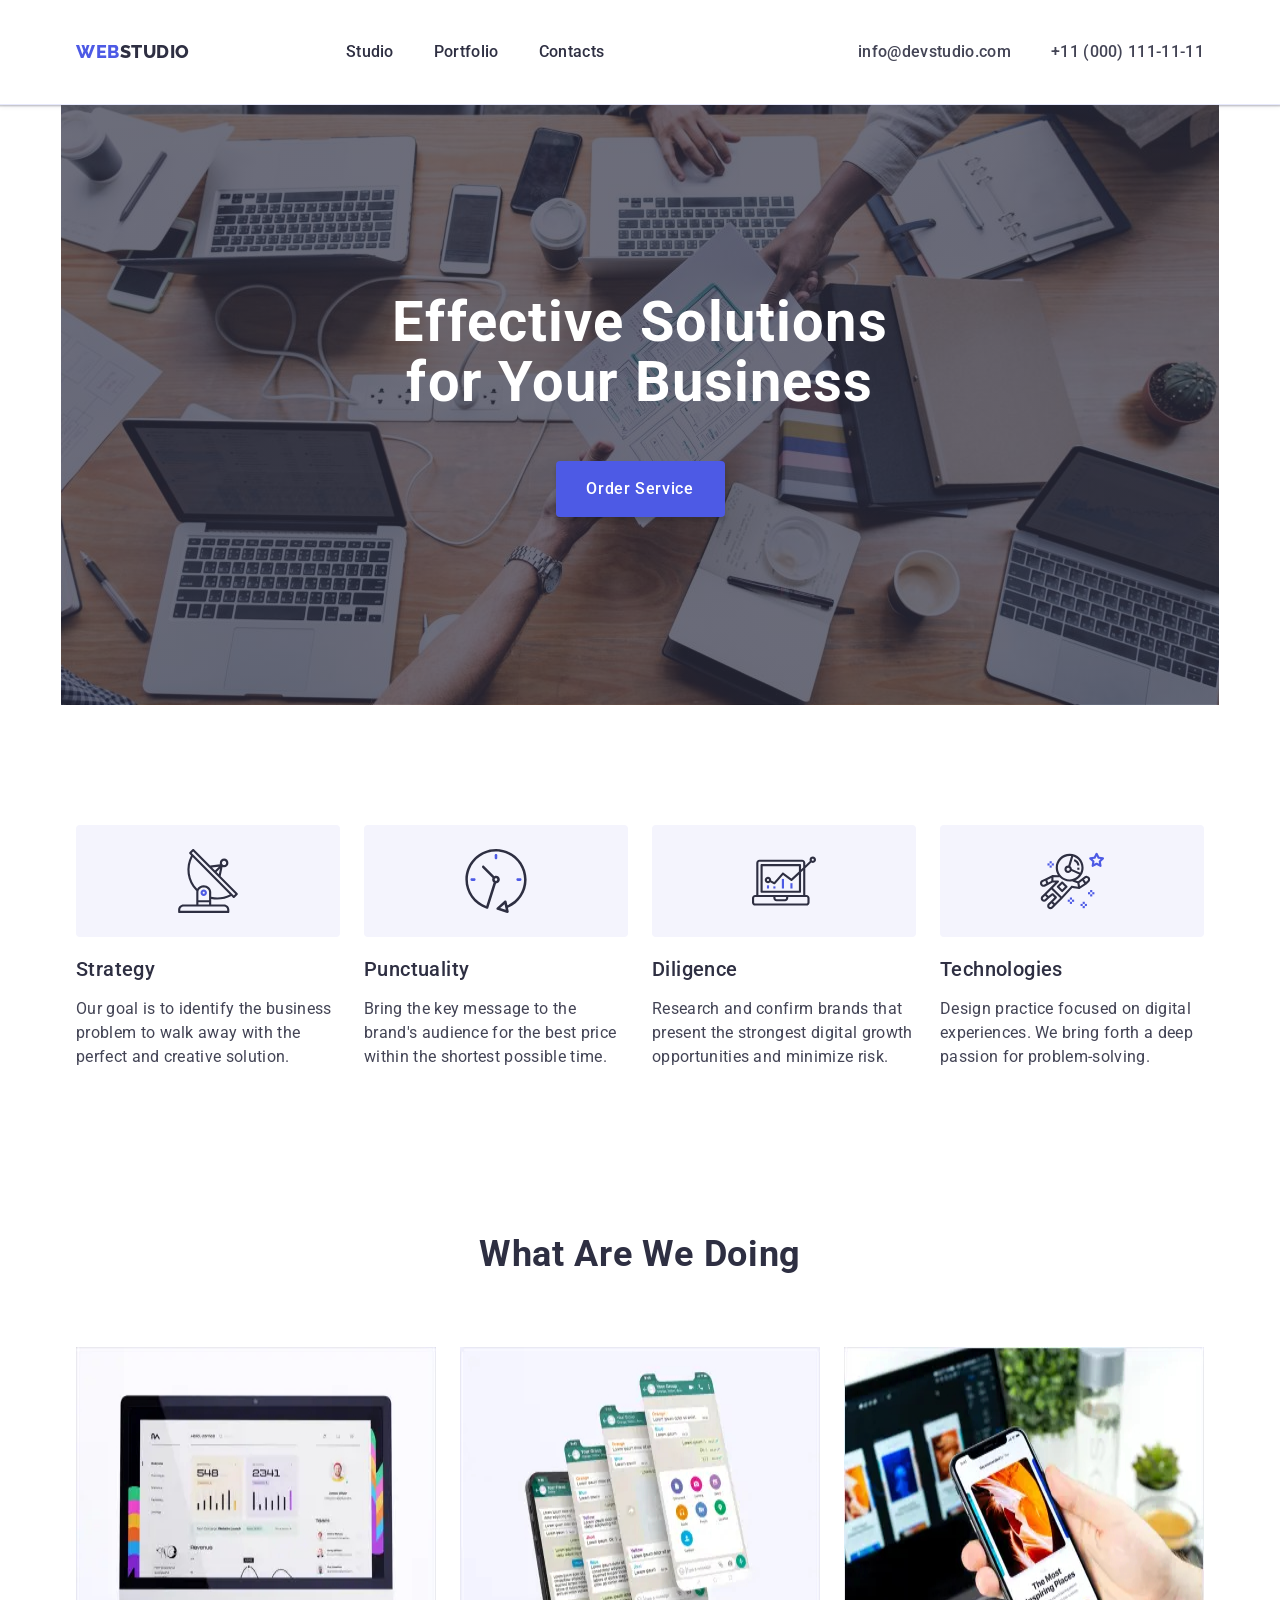
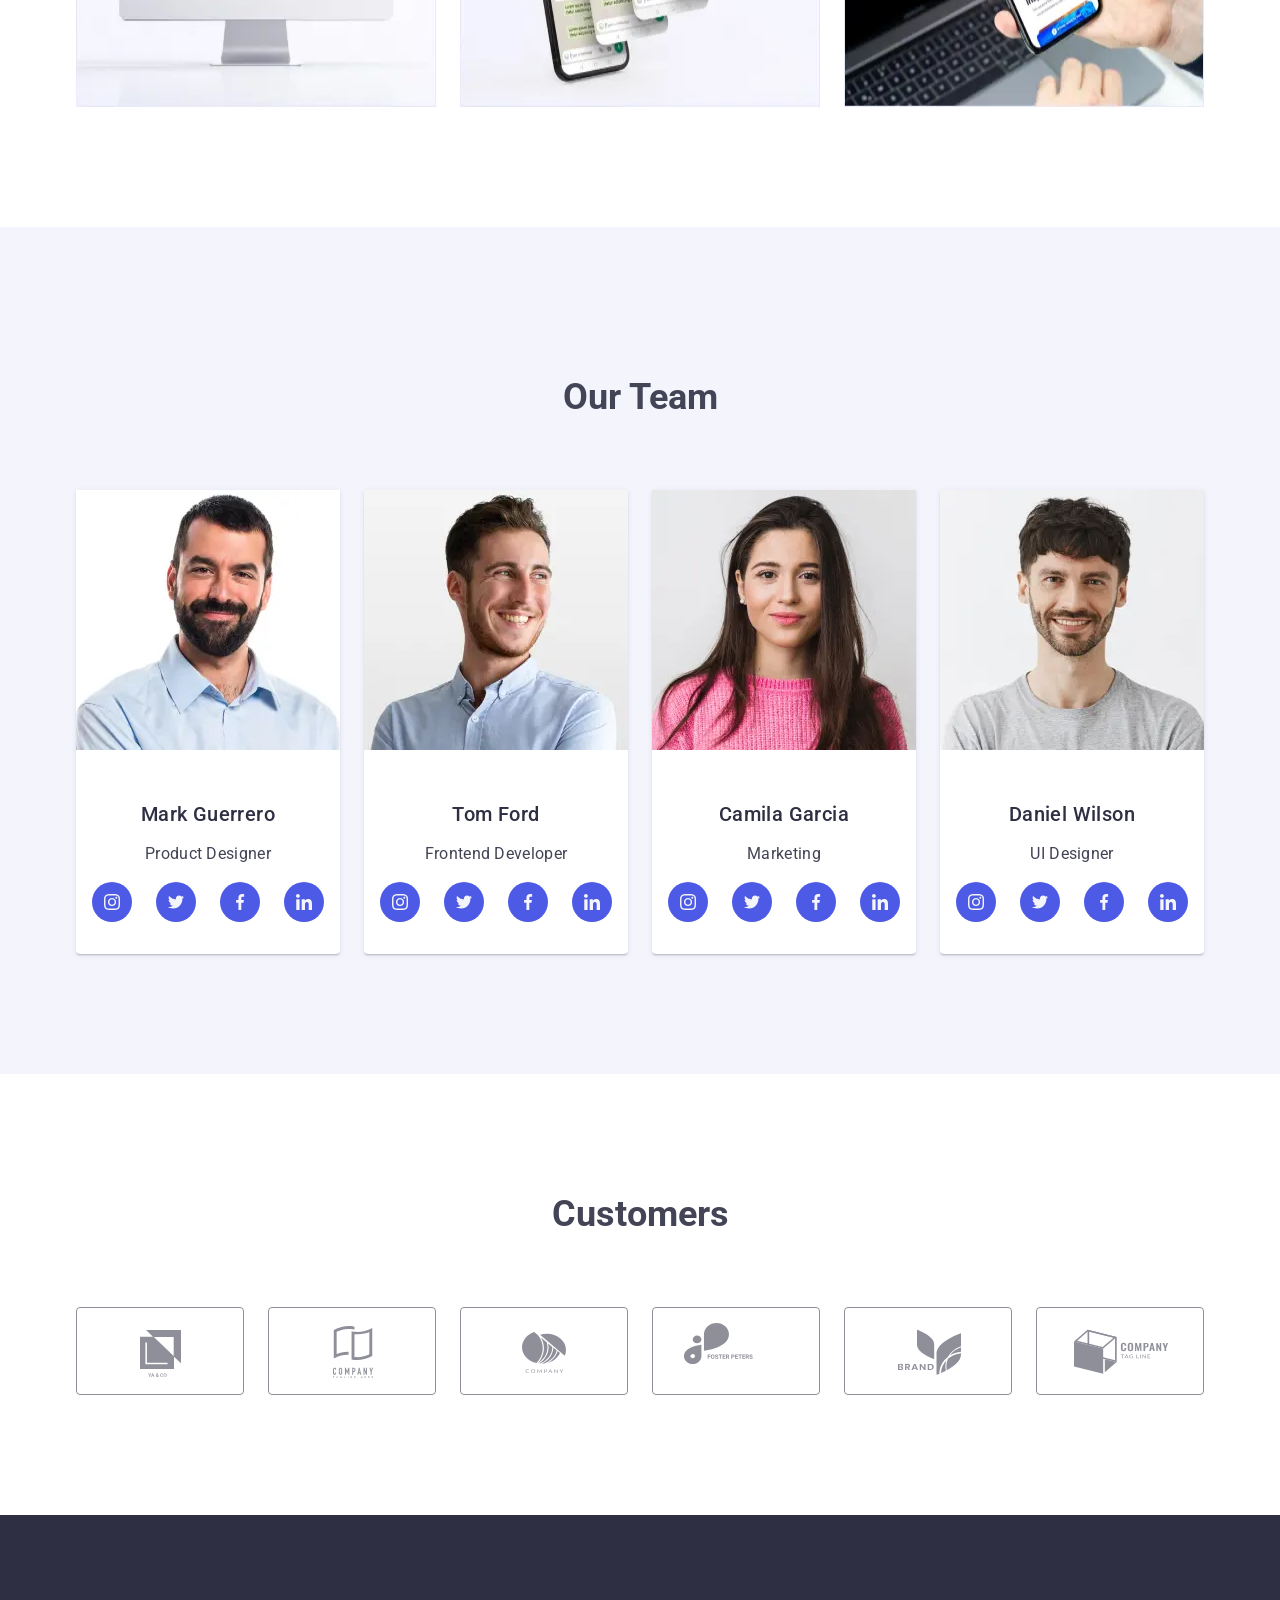
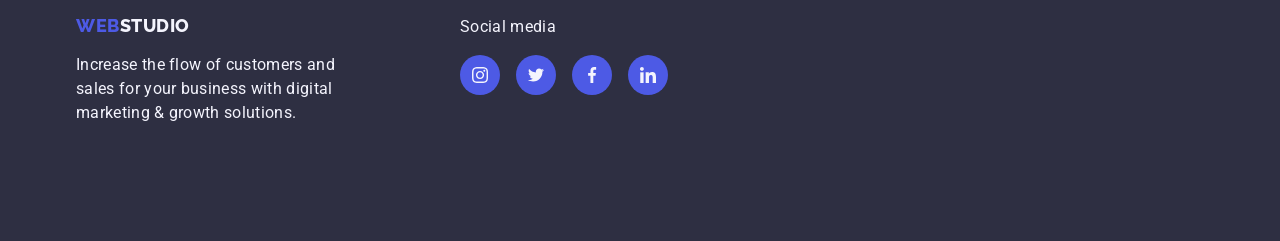
<file: index.html>
<!DOCTYPE html>
<html lang="en">

<head>
    <title>WEBSTUDIO</title>
    <meta http-equiv="x-ua-compatible" content="ie=edge">
    <meta name="viewport" content="width=device-width, initial-scale=1.0">
    <meta charset="utf-8">
    <link rel="stylesheet" href="https://cdnjs.cloudflare.com/ajax/libs/modern-normalize/2.0.0/modern-normalize.min.css" />
    <link rel="stylesheet" href="./css/styles.css">
    <link rel="preconnect" href="https://fonts.googleapis.com">
    <link rel="preconnect" href="https://fonts.gstatic.com" crossorigin>
    <link
        href="https://fonts.googleapis.com/css2?family=Raleway:wght@800&family=Roboto:ital,wght@0,400;0,500;0,700;0,900;1,400;1,500;1,700;1,900&display=swap"
        rel="stylesheet">
</head>

<body>
    <header class="header">
        <div class="hd-container container">
        <nav class="nav-menu">
            <a href="./index.html" class="logo-style link">Web<span class="hd-studio">Studio</span></a>
            <ul class="nav-menu-list">
                <li class="nav-menu-item"><a href="./index.html" class="sub link">Studio</a></li>
                <li class="nav-menu-item"><a href="./portfolio.html" class="sub link">Portfolio</a></li>
                <li class="nav-menu-item"><a href="" class="sub link">Contacts</a></li>
            </ul>
        </nav>
        <address class="address">
            <ul class="nav-menu-list">
                <li class="nav-menu-item"><a href="mailto:info@devstudio.com" class="add link">info@devstudio.com</a></li>
                <li class="nav-menu-item"><a href="tel:+110001111111" class="add link">+11 (000) 111-11-11</a></li>
            </ul>
        </address>
        </div>
    </header>
    <main> 
    <section class="section container">
    <div class="first-container container">
    <h1 class="first-title">Effective Solutions for Your Business</h1>
    <button
        type="button" class="main-button">Order
        Service</button>
    </div>
    </section>
    
   <section class="section-two">
    <div class="container">
    <h2 class="visually-hidden">List</h2>
    <ul class="sec list"> 
        <li class="card">
            <div class="icons">
                <svg class="icon-item" width="64" height="64">
                    <use href="./images/icons.svg#antenna"></use>
                </svg>
            </div>
            <h3 class="list-header">Strategy</h3>
                <p class="list-text">
                    Our goal is to identify the business problem to walk away with the perfect and creative solution.
                </p>
        </li>
        <li class="card">
            <div class="icons">
                <svg class="icon-item" width="64" height="64">
                    <use href="./images/icons.svg#clock"></use>
                </svg>
            </div>
            <h3 class="list-header">Punctuality</h3>
            <p class="list-text">
                Bring the key message to the brand's audience for the best price within the shortest possible time.
            </p>
            </li>
        <li class="card">
            <div class="icons">
                <svg class="icon-item" width="64" height="64">
                    <use href="./images/icons.svg#diagram" />
                </svg>
            </div>
            <h3 class="list-header">Diligence</h3>
            <p class="list-text">
                Research and confirm brands that present the strongest digital growth opportunities and minimize risk.
            </p>
            </li>
        <li class="card">
            <div class="icons">
                <svg class="icon-item" width="64" height="64">
                    <use href="./images/icons.svg#astronaut" />
                </svg>
            </div>
            <h3 class="list-header">Technologies</h3>
            <p class="list-text">
                Design practice focused on digital experiences. We bring forth a deep passion for problem-solving.
            </p>
            </li>
    </ul>
    </div>
</section>
    <section class="third-sec">
    <div class="container third-container">
       <h2 class="thirdsec-title"> What are we doing</h2>
       <ul class="third-list list">
            <li class="third-item"><img src="./images/rectangle71.jpg" alt="Monitor displaying records of data" width="360" height="360"></li>
            <li class="third-item"><img src="./images/img2.jpg" alt="Layers of tabs showing conversation in a messaging app" width="360" height="360"></li>
            <li class="third-item"><img src="./images/img3.jpg" alt="A man holding a phone with a laptop in the background" width="360" height="360"></li>
        </ul>
        </div>
    </section>
    <section class="section-four">
    <div class="container">   
    <h2 class="fourth-title">Our Team</h2>
    <ul class="sec list">
        <li class="team">
            <img src="./images/mark.jpg" alt="designer" width="264">
            <div class="team-info">
                <h3 class="list-header name">Mark Guerrero</h3>
                <p class="list-text position">Product Designer</p>
                <div class="social-icons">
                    <ul class="team-icon-list list">
                        <li class="socmed-item">
                            <a class="socmed-link link" href="https://instagram.com" target="_blank" rel="noopener noreferrer">
                                <svg class="icon-item-four" width="16" height="16">
                                    <use href="./images/icons.svg#ig1" />
                                </svg>
                            </a>
                        </li>
                        <li class="socmed-item">
                            <a class="socmed-link link" href="https://twitter.com" target="_blank" rel="noopener noreferrer">
                                <svg class="icon-item-four" width="16" height="16">
                                    <use href="./images/icons.svg#tt1"></use>
                                </svg>
                            </a>
                        </li>
                        <li class="socmed-item">
                            <a class="socmed-link link" href="https://facebook.com" target="_blank" rel="noopener noreferrer">
                                <svg class="icon-item-four" width="16" height="16">
                                    <use href="./images/icons.svg#fb1"></use>
                                </svg>
                            </a>
                        </li>
                        <li class="socmed-item">
                            <a class="socmed-link link" href="https://linkedin.com" target="_blank" rel="noopener noreferrer">
                                <svg class="icon-item-four" width="16" height="16">
                                    <use href="./images/icons.svg#li1"></use>
                                </svg>
                            </a>
                        </li>
                    </ul>
                </div>
            </div>
        </li>

        <li class="team">
            <img src="./images/tom.jpg" alt="developer" width="264">

            <div class="team-info">
                <h3 class="list-header name">Tom Ford</h3>
                <p class="list-text position">Frontend Developer</p>
                <div class="social-icons">
                    <ul class="team-icon-list list">
                        <li class="socmed-item">
                            <a class="socmed-link link" href="https://instagram.com" target="_blank" rel="noopener noreferrer">
                                <svg class="icon-item-four" width="16" height="16">
                                    <use href="./images/icons.svg#ig1"/>
                                </svg>
                            </a>
                        </li>
                        <li class="socmed-item">
                            <a class="socmed-link link" href="https://twitter.com" target="_blank" rel="noopener noreferrer">
                                <svg class="icon-item-four" width="16" height="16">
                                    <use href="./images/icons.svg#tt1"></use>
                                </svg>
                            </a>
                        </li>
                        <li class="socmed-item">
                            <a class="socmed-link link" href="https://facebook.com" target="_blank" rel="noopener noreferrer">
                                <svg class="icon-item-four" width="16" height="16">
                                    <use href="./images/icons.svg#fb1"></use>
                                </svg>
                            </a>
                        </li>
                        <li class="socmed-item">
                            <a class="socmed-link link" href="https://linkedin.com" target="_blank" rel="noopener noreferrer">
                                <svg class="icon-item-four" width="16" height="16">
                                    <use href="./images/icons.svg#li1"></use>
                                </svg>
                            </a>
                        </li>
                    </ul>
                </div>
                
            </div>
        </li>

        <li class="team">
            <img src="./images/camila.jpg" alt="marketing" width="264">

            <div class="team-info">
                <h3 class="list-header name">Camila Garcia</h3>
                <p class="list-text position">Marketing</p>
                <div class="social-icons">
                    <ul class="team-icon-list list">
                        <li class="socmed-item">
                            <a class="socmed-link link" href="https://instagram.com" target="_blank" rel="noopener noreferrer">
                                <svg class="icon-item-four" width="16" height="16">
                                    <use href="./images/icons.svg#ig1" />
                                </svg>
                            </a>
                        </li>
                        <li class="socmed-item">
                            <a class="socmed-link link" href="https://twitter.com" target="_blank" rel="noopener noreferrer">
                                <svg class="icon-item-four" width="16" height="16">
                                    <use href="./images/icons.svg#tt1"></use>
                                </svg>
                            </a>
                        </li>
                        <li class="socmed-item">
                            <a class="socmed-link link" href="https://facebook.com" target="_blank" rel="noopener noreferrer">
                                <svg class="icon-item-four" width="16" height="16">
                                    <use href="./images/icons.svg#fb1"></use>
                                </svg>
                            </a>
                        </li>
                        <li class="socmed-item">
                            <a class="socmed-link link" href="https://linkedin.com" target="_blank" rel="noopener noreferrer">
                                <svg class="icon-item-four" width="16" height="16">
                                    <use href="./images/icons.svg#li1"></use>
                                </svg>
                            </a>
                        </li>
                    </ul>
                </div>
            </div>
        </li>

        <li class="team">
            <img src="./images/daniel.jpg" alt="designer" width="264">

            <div class="team-info">
                <h3 class="list-header name">Daniel Wilson</h3>
             <p class="list-text position">UI Designer</p>
            <div class="social-icons">
                <ul class="team-icon-list list">
                    <li class="socmed-item">
                        <a class="socmed-link link" href="https://instagram.com" target="_blank" rel="noopener noreferrer">
                            <svg class="icon-item-four" width="16" height="16">
                                <use href="./images/icons.svg#ig1" />
                            </svg>
                        </a>
                    </li>
                    <li class="socmed-item">
                        <a class="socmed-link link" href="https://twitter.com" target="_blank" rel="noopener noreferrer">
                            <svg class="icon-item-four" width="16" height="16">
                                <use href="./images/icons.svg#tt1"></use>
                            </svg>
                        </a>
                    </li>
                    <li class="socmed-item">
                        <a class="socmed-link link" href="https://facebook.com" target="_blank" rel="noopener noreferrer">
                            <svg class="icon-item-four" width="16" height="16">
                                <use href="./images/icons.svg#fb1"></use>
                            </svg>
                        </a>
                    </li>
                    <li class="socmed-item">
                        <a class="socmed-link link" href="https://linkedin.com" target="_blank" rel="noopener noreferrer">
                            <svg class="icon-item-four" width="16" height="16">
                                <use href="./images/icons.svg#li1"></use>
                            </svg>
                        </a>
                    </li>
                </ul>
            </div>
            </div>
        </li>
    </ul>
    </div>
</section> 
<section class="fifth-sec">
    <div class="container">
        <h2 class="fifth-title">Customers</h2>
        <ul class="fifth-list list">
            <li class="customer-item">
                <a href="" class="customer-icon-link">
                <svg class="icon-item-five" width="104" height="56">
                    <use href="./images/icons.svg#logo1"></use>
                </svg>
                </a>
            </li>
            <li class="customer-item">
                <a href="" class="customer-icon-link link">
                <svg class="icon-item-five" width="104" height="56">
                    <use href="./images/icons.svg#logo2"></use>
                </svg>
                </a>
            </li>
            <li class="customer-item">
                <a href="" class="customer-icon-link">
                <svg class="icon-item-five" width="104" height="56">
                    <use href="./images/icons.svg#logo3"></use>
                </svg>
                </a>
            </li>
            <li class="customer-item">
                <a href="" class="customer-icon-link">
                <svg class="icon-item-five" width="104" height="56">
                    <use href="./images/icons.svg#logo4"></use>
                </svg>
                </a>
            </li>
            <li class="customer-item">
                <a href="" class="customer-icon-link">
                <svg class="icon-item-five" width="104" height="56">
                    <use href="./images/icons.svg#logo5"></use>
                </svg>
                </a>
            </li>
            <li class="customer-item">
                <a href="" class="customer-icon-link">
                <svg class="icon-item-five" width="104" height="56">
                    <use href="./images/icons.svg#logo6"></use>
                </svg>
                </a>
            </li>
        </ul>
    </div>
</section>
</main>
<footer class="footer">
    <div class="ft-container container">
        <ul class="ft-list list">
            <li>
                <div class="ft-div">
                    <a href="./index.html" class="footer-logo link">Web<span class="ft-studio">Studio</span></a>
                    <p class="ft-p">Increase the flow of customers and sales for your business with digital marketing & growth solutions.</p>
                </div>
            </li> 
            <li class="ft-second-div">
                <div class="ft-socials">
                    <p class="social-p">Social media</p>
                            <ul class="ft-icon-list list">
                                <li class="socmed-item">
                                    <a class="ft-link link" href="https://instagram.com" target="_blank" rel="noopener noreferrer">
                                        <svg class="icon-item-four" width="16" height="16">
                                            <use href="./images/icons.svg#ig1" />
                                        </svg>
                                    </a>
                                </li>
                                <li class="socmed-item">
                                    <a class="ft-link link" href="https://twitter.com" target="_blank" rel="noopener noreferrer">
                                        <svg class="icon-item-four" width="16" height="16">
                                            <use href="./images/icons.svg#tt1"></use>
                                        </svg>
                                    </a>
                                </li>
                                <li class="socmed-item">
                                    <a class="ft-link link" href="https://facebook.com" target="_blank" rel="noopener noreferrer">
                                        <svg class="icon-item-four" width="16" height="16">
                                            <use href="./images/icons.svg#fb1"></use>
                                        </svg>
                                    </a>
                                </li>
                                <li class="socmed-item">
                                    <a class="ft-link link" href="https://linkedin.com" target="_blank" rel="noopener noreferrer">
                                        <svg class="ft-icon-item" width="16" height="16">
                                            <use href="./images/icons.svg#li1"></use>
                                        </svg>
                                    </a>
                                </li>
                            </ul>
               
                    </div>
            </li>
        </ul>
    </div>
</footer>
</body>
</html>
</file>
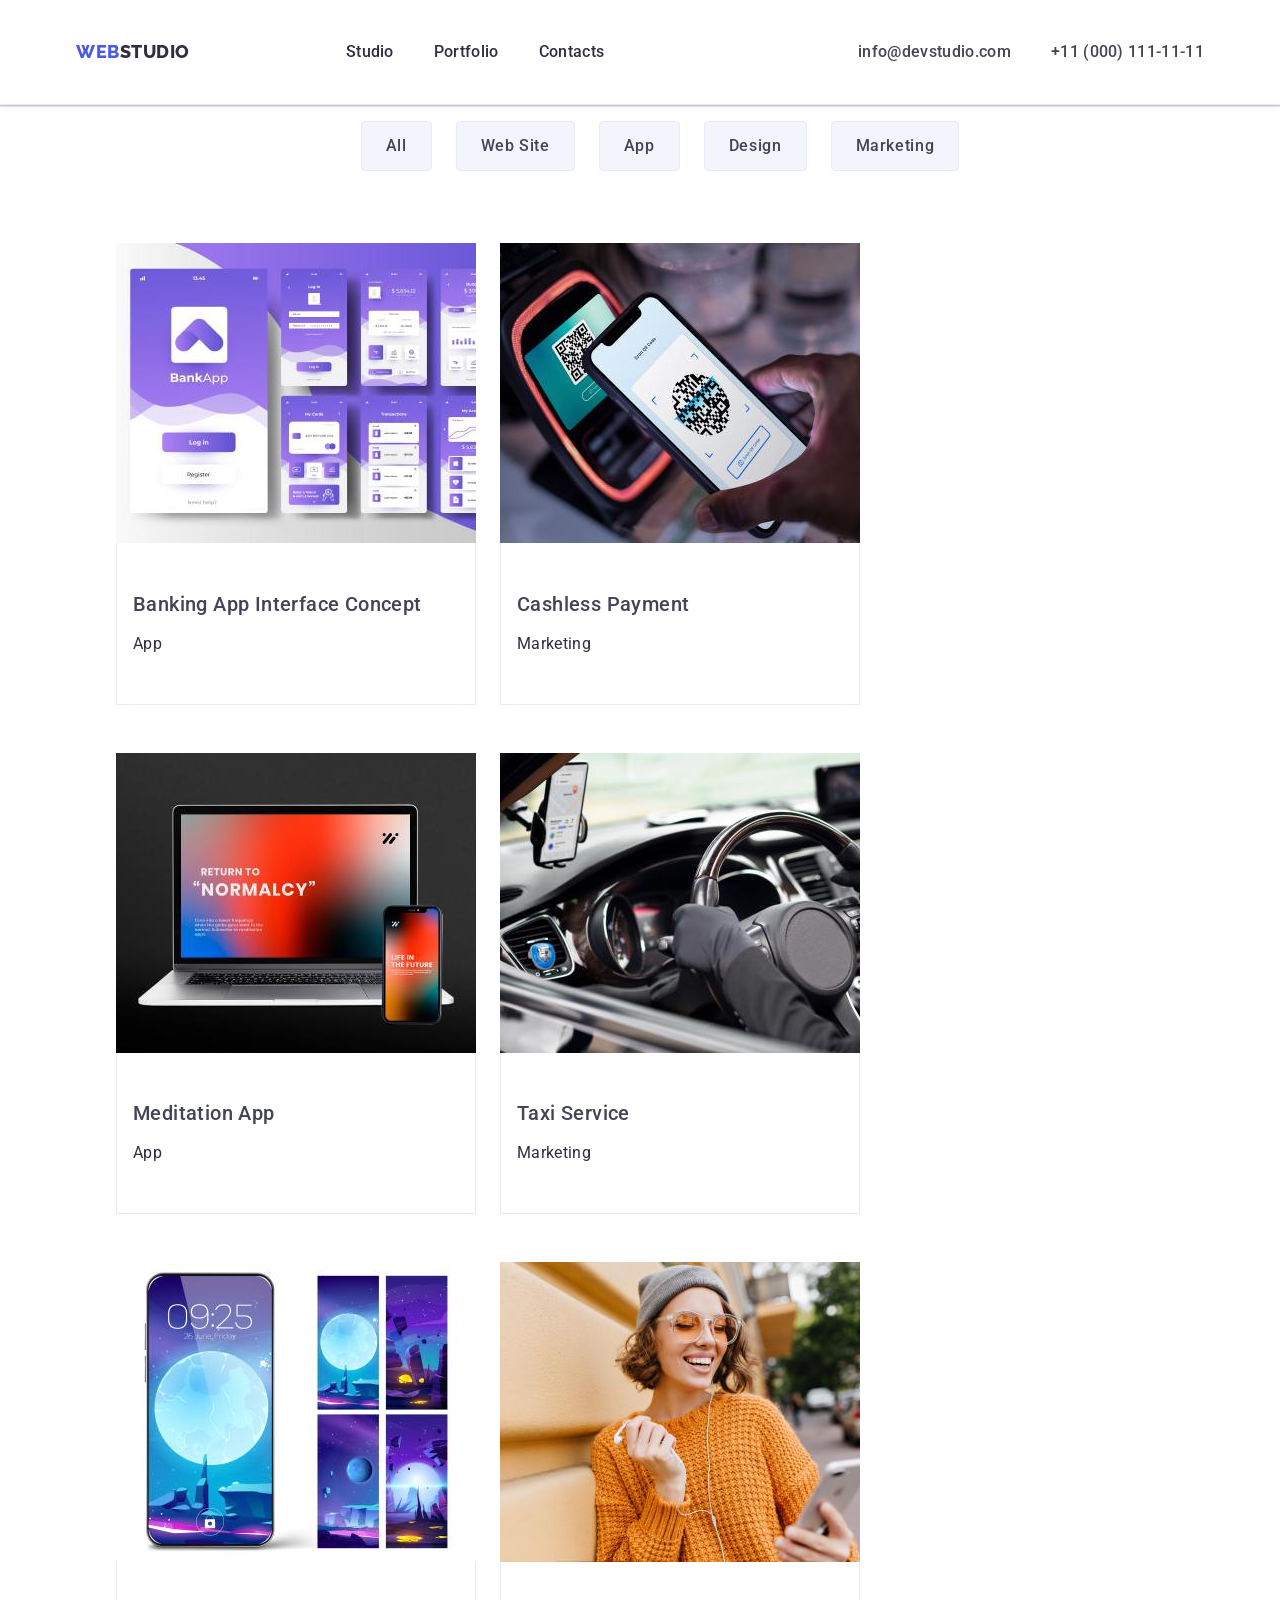
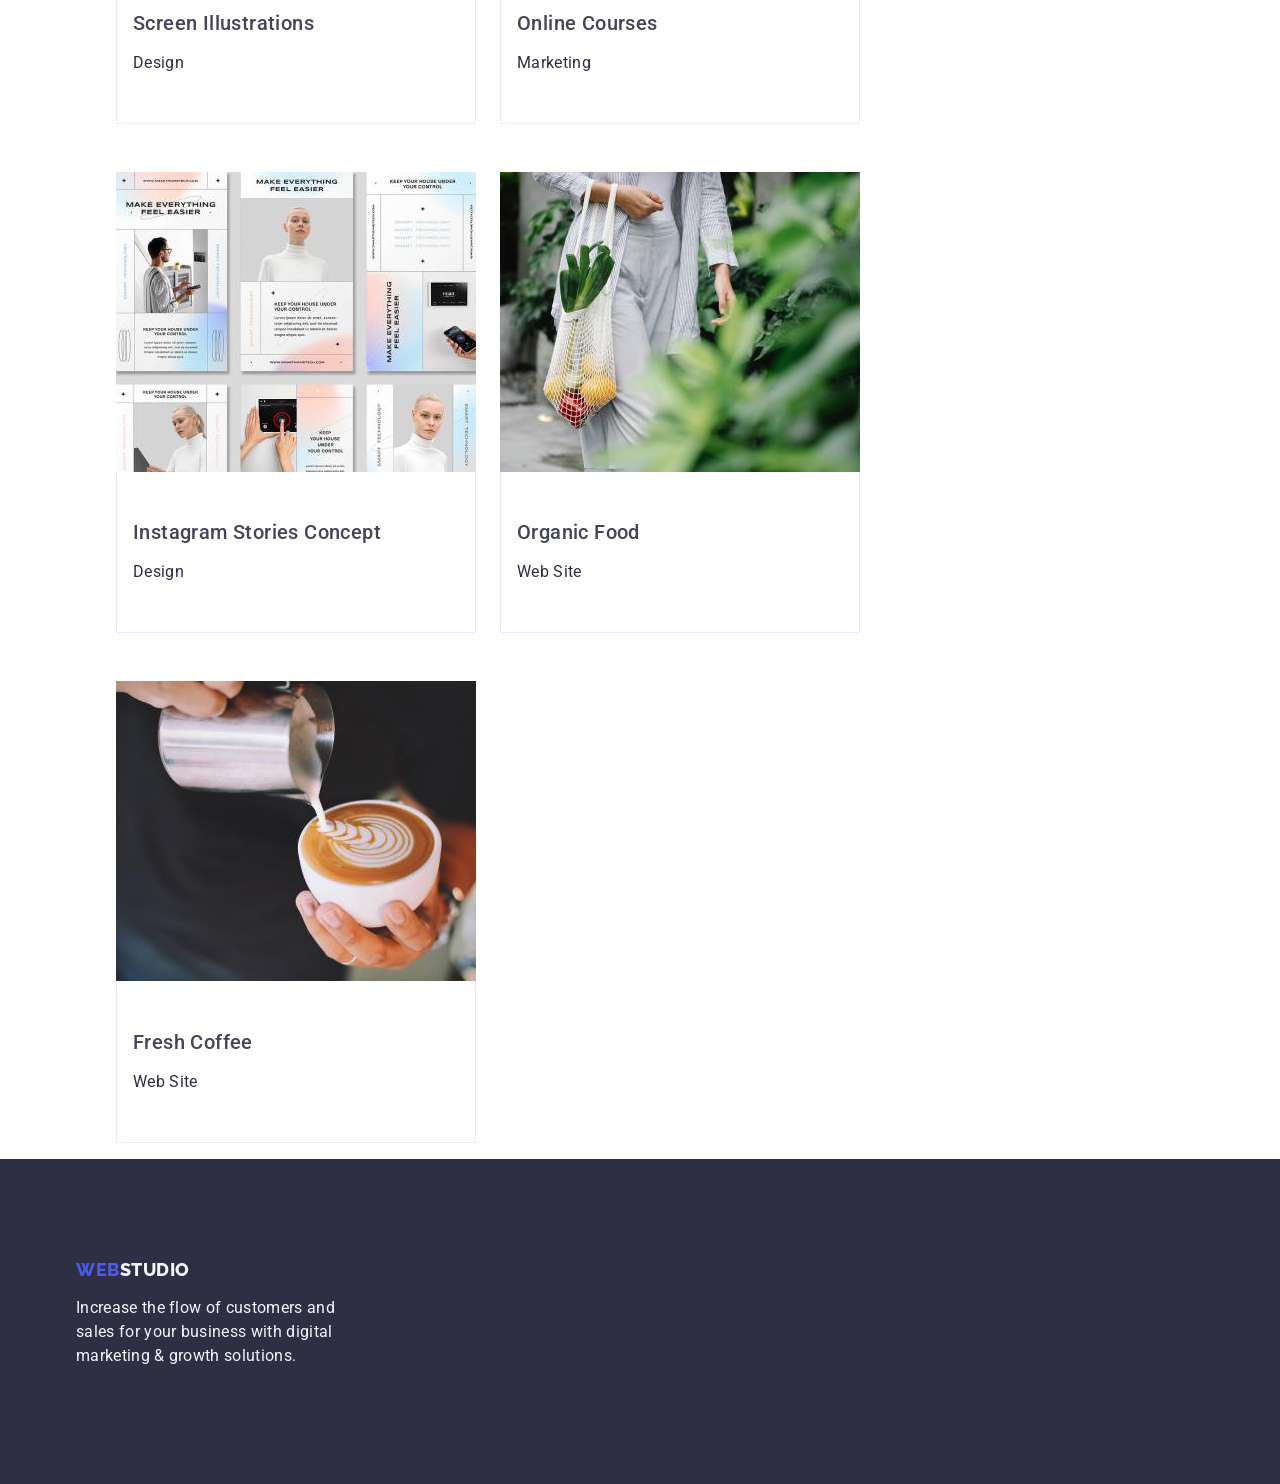
<file: portfolio.html>
<!DOCTYPE html>
<html lang="en">
<head>
    <meta charset="UTF-8">
    <meta name="viewport" content="width=device-width, initial-scale=1.0">
    <title>Document</title>
    <link rel="preconnect" href="https://fonts.googleapis.com">
    <link rel="preconnect" href="https://fonts.gstatic.com" crossorigin>
    <link
        href="https://fonts.googleapis.com/css2?family=Raleway:wght@800&family=Roboto:ital,wght@0,400;0,500;0,700;0,900;1,400;1,500;1,700;1,900&display=swap"
        rel="stylesheet">
    <link rel="stylesheet" href="https://cdnjs.cloudflare.com/ajax/libs/modern-normalize/2.0.0/modern-normalize.min.css" />
    <link rel="stylesheet" href="./css/styles.css">
    
</head>
<body>
    <header class="header">
        <div class="hd-container container">
            <nav class="nav-menu">
                <a href="./index.html" class="logo-style link">Web<span class="hd-studio">Studio</span></a>
                <ul class="nav-menu-list">
                    <li class="nav-menu-item"><a href="./index.html" class="sub link">Studio</a></li>
                    <li class="nav-menu-item"><a href="./portfolio.html" class="sub link">Portfolio</a></li>
                    <li class="nav-menu-item"><a href="" class="sub link">Contacts</a></li>
                </ul>
            </nav>
            <address class="address">
                <ul class="nav-menu-list">
                    <li class="nav-menu-item"><a href="mailto:info@devstudio.com" class="add link">info@devstudio.com</a>
                    </li>
                    <li class="nav-menu-item"><a href="tel:+110001111111" class="add link">+11 (000) 111-11-11</a></li>
                </ul>
            </address>
        </div>
    </header>
    <main>
    <section class="section-five">
        <div class="container">
            <h1 class="visually-hidden">Menu</h1>
            <ul class="list option">
                <li><button class="button-portfolio" type="button">All</button></li>
                <li><button class="button-portfolio" type="button">Web Site</button></li>
                <li><button class="button-portfolio" type="button">App</button></li>
                <li><button class="button-portfolio" type="button">Design</button></li>
                <li><button class="button-portfolio" type="button">Marketing</button></li>
            </ul>
    
            <ul class="svc list">
                <li class="svc-info">
                    <a class="svc-item" href="">
    
                        <img class="" src="./images/banking.jpg" alt="bank-app" width="360">
                        <div class="port-container">
                            <h2 class="image">Banking App Interface Concept</h2>
                            <p class="text-image">App</p>
                        </div>
                    </a>
                </li>
    
                <li class="svc-info">
                    <a class="svc-item" href="">
    
                        <img class="" src="./images/cashless.jpg" alt="hustle-free" width="360">
                        <div class="port-container">
                            <h2 class="image">Cashless Payment</h2>
                            <p class="text-image">Marketing</p>
                        </div>
                    </a>
                </li>
    
                <li class="svc-info">
                    <a class="svc-item" href="">
    
                        <img class="" src="./images/meditation.jpg" alt="relaxing-app" width="360">
                        <div class="port-container">
                            <h2 class="image">Meditation App</h2>
                            <p class="text-image">App</p>
                        </div>
                    </a>
                </li>
    
                <li class="svc-info">
                    <a class="svc-item" href="">
    
                        <img class="" src="./images/taxi.jpg" alt="service" width="360">
                        <div class="port-container">
                            <h2 class="image">Taxi Service</h2>
                            <p class="text-image">Marketing</p>
                        </div>
                    </a>
                </li>
    
                <li class="svc-info">
                    <a class="svc-item" href="">
    
                        <img class="" src="./images/screen.jpg" alt="theme" width="360">
                        <div class="port-container">
                            <h2 class="image">Screen Illustrations</h2>
                            <p class="text-image">Design</p>
                        </div>
                    </a>
                </li>
    
                <li class="svc-info">
                    <a class="svc-item" href="">
    
                        <img class="" src="./images/online.jpg" alt="courses" width="360">
                        <div class="port-container">
                            <h2 class="image">Online Courses</h2>
                            <p class="text-image">Marketing</p>
                        </div>
                    </a>
                </li>
    
                <li class="svc-info">
                    <a class="svc-item" href="">
    
                        <img class="" src="./images/instagram.jpg" alt="concept" width="360">
                        <div class="port-container">
                            <h2 class="image">Instagram Stories Concept</h2>
                            <p class="text-image">Design</p>
                        </div>
                    </a>
                </li>
    
                <li class="svc-info">
                    <a class="svc-item link" href="">
    
                        <img class="" src="./images/organic.jpg" alt="food" width="360">
                        <div class="port-container">
                            <h2 class="image">Organic Food</h2>
                            <p class="text-image">Web Site</p>
                        </div>
                    </a>
                </li>
    
                <li class="svc-info">
                    <a class="svc-item" href="">
    
                        <img class="" src="./images/fresh.jpg" alt="coffee-art" width="360">
                        <div class="port-container">
                            <h2 class="image">Fresh Coffee</h2>
                            <p class="text-image">Web Site</p>
                        </div>
                    </a>
                </li>
            </ul>
        </div>
    </section>
</main>

<footer class="footer">
    <div class="ft-container container">
        <a href="./index.html" class="footer-logo link">Web<span class="ft-studio">Studio</span></a>
        <p class="ft-p">Increase the flow of customers and sales for your business with digital marketing & growth
            solutions.</p>
    </div>
</footer>
</body>
</html>
</file>
<file: css/styles.css>
/* global colors */
:root {
    --gray: #2e2f42;
    --navy-blue: #434455;
    --iris: #4d5ae5;
    --conrflower: #e7e9Fc;
    --white: #ffffff;
    --nav-blue: #404bbf;
    --main-bg-color: #ffffff;
    --CLOUD: #F4F4FD;
    --mint:#31D0AA;
}
/* Global container */
.container {
    width: 1158px;
    margin: 0 auto;
    padding: 0 15px;
}

/* Global reset */
/* h1, h2, h3, p, ul{
    margin: 0;
    padding:0;
} */
/* header class */

.header{
    border-bottom: 1px solid var(--conrflower);
    box-shadow: 0px 2px 1px rgba(46, 47, 66, 0.08),
            0px 1px 1px rgba(46, 47, 66, 0.16), 0px 1px 6px rgba(46, 47, 66, 0.08);
} 
/* .additional{
    width: 1158px;
    
} */
.hd-container{
    display: flex;
    /* width: 1440px; */
    /* height: 72px; */
        background: var(--white, #FFF);
    justify-content: space-between;
}

body{
    font-family: Roboto, sans-serif;
    color: var(--navy-blue);
    background-color: var(--white);
}

img{
    display: block;
}

/* logo */
nav .logo-style{
    margin-right: 76px;

}
.logo-style {
    font-family: Raleway, sans-serif;
    font-weight: 800;
    font-size: 18px;
    line-height: 1.17;
    letter-spacing: 0.03em;
    text-transform: uppercase;
    color: var(--iris);
    /* margin-left: 156px; */
}

/* nav bar */

.nav-menu{
    display: inline-flex;
        gap: 40px;
        /* left: 156px; */
        align-items: center;

}

.nav-menu-list, .nav-menu-item {
    display: inline-flex;
    list-style: none;
    gap: 40px;
}

.sub{
        font-weight: 500;
        font-size: 16px;
        line-height: 1.5;
        letter-spacing: 0.02em;
        color: var(--gray);
        padding: 24px 0;
    
}
/* default class style */
.link {
    text-decoration: none;
}
/* color style for WEB logo */
.hd-studio {
    color: var(--gray);
}
/* default list class for nav */
.list{
    list-style: none;

}
.sub:hover, :focus{
    color: var(--nav-blue);
}
/* address */
.address ul{
    gap: 40px;
    position: relative;
    /* left: 332px; */
}
.address {
    font-style: normal;
    line-height: 1.5;
    letter-spacing: 0.5;
    display: inline-flex;
        gap: 40px;
        /* left: 76px; */
        align-items: center;
        /* margin-left: 156px; */
       
}

.add{
        font-weight: 500;
        font-size: 16px;
        line-height: 1.5;
        letter-spacing: 0.02em;
        color: var(--navy-blue);
}

.add:hover {
       color:var(--nav-blue)  
}

.add:focus{
    color: var(--nav-blue)
}
/* --------------- END OF NAV ----------------*/
/* First Section */
.section{
    max-width: 1440px;
}
.first-container{
    align-items: center;
    /* margin-left:300px; */
}

/* icon */

.icons {
    background: #f4f4fd;
    padding-block: 24px;
    display: flex;
    align-items: center;
    justify-content: center;
    height: 112px;
    border-radius: 4px;
    margin-bottom: 8px;
}
.icon-items {
    display: block;
    margin: auto;
}
.section{
        /* Set the desired RGBA values for the background color and transparency */
        padding: 188px 0;
        display: flex;
        background-color:#2e2f42;
        background-image: linear-gradient(rgba(46, 47, 66, 0.7), rgba(46, 47, 66, 0.7)) ,url('../images/people-office-bg.jpg');
        background-repeat: no-repeat;
        background-position: center;
        background-size: cover;
        
       
    /* justify-content: center; */
    /* align-items: center; */
}

.first-title{
    font-size: 56px;
    line-height: 1.07;
    letter-spacing: 0.02em;
    text-align: center;
    color: var(--white);
    max-width: 496px;
    margin: auto;
}
/* button */
.section button{
    margin-top: 48px;
}

.main-button{
    display: block;
    margin: auto;
    background-color: var(--iris);
    font-family: Roboto, sans-serif;
    font-weight: 500;
    font-size: 16px;
    line-height: 1.5;
    letter-spacing: 0.04em;
    color: var(--white);
    cursor: pointer;
    min-width: 169px;
    height: 56px;
    border:none;
    align-items: flex-start;
    border-radius: 4px;
    box-shadow: 0px 4px 4px 0px rgba(0, 0, 0, 0.15);
}
.main-button:hover, :focus {
    background-color: var(--nav-blue);
}
/* --------------- END OF FIRST SEC ----------------*/
/* Second Section */

/* .second-list{
    display: inline-flex;
    gap: 24px;
    list-style: none;
} */

.section-two {
    padding: 120px 0;
}

.visually-hidden {
    position: absolute;
    width: 1px;
    height: 1px;
    margin: -1px;
    border: 0;
    padding: 0;
    white-space: nowrap;
    clip-path: inset(100%);
    clip: rect(0 0 0 0);
    overflow: hidden;
}

.sec {
    display: flex;
    gap: 24px;
    padding: 0;
    margin: 0;
}

.list-header {
    font-weight: 500;
    font-size: 20px;
    line-height: 1.2;
    letter-spacing: 0.02em;
    color: var(--gray);
    margin-bottom: 8px;
}

.first-item{
    width: calc((100% - 72px) / 4);
}

.card {
    flex-basis: calc((100% - 3 * 24px) / 4);
}

.list-text {
    font-size: 16px;
    line-height: 1.5;
    letter-spacing: 0.02em;
    color: var(--navy-blue);
}
/* --------------- END OF 2ND SEC ----------------*/
/* Third Section */
.third-sec{
    padding-bottom: 120px;
}

/* .third-container{
    width: 1440px;
} */

.third-list {
    display: flex;
    gap: 24px;
    padding: 0;
    margin: 0;
}

.third-item {
    width: calc((100% - 3 * 16px) / 3)
}

.thirdsec-title{
    font-size: 36px;
    line-height: 1.11;
    text-align: center;
    letter-spacing: 0.02em;
    text-transform: capitalize;
    color: var(--gray);
    margin-bottom: 72px;
}
/* --------------- END OF 3RD SEC ----------------*/
/* 4th Sec */

.sec{
        display: flex;
        justify-content: center;
        align-items: center;
        gap: 24px;
}

.team-icon-list{
        display: flex;
        justify-content: center;
        align-items: center;
        gap: 24px;
        margin: 0;
        padding: 0;
}

.socmed-item{
    width: 40px;
    height: 40px;
}
.socmed-link{
    width: 100%;
    height: 100%;
    border-radius: 50%;
    background-color: var(--iris);
    display: flex;
    align-items: center;
    justify-content: center;
}
.icon-item-four{
    fill: var(--CLOUD);
}

.fourth-title{
    text-align: center;
    margin-bottom: 72px;
    font-size: 36px;
    font-weight: 700;
}
.section-four {
    background-color: var(--CLOUD);
    padding: 120px 0;
}

.team {
    background-color: var(--white);
    border-radius: 0 0 4px 4px;
    box-shadow: 0px 2px 1px 0px rgba(46, 47, 66, 0.08), 0px 1px 1px 0px rgba(46, 47, 66, 0.16), 0px 1px 6px 0px rgba(46, 47, 66, 0.08);
    flex-basis: calc((100% - 3 * 24px) / 4);
}

.team-info {
    padding: 32px 0;
}

.name {
    margin-bottom: 8px;
    text-align: center;
}

.position {
    text-align: center;
}

.socmed-link:hover, :focus{
    background-color: #404bbf;
}

/* --------------- 5th SEC ----------------*/
.fith-sec{
    background-color: var(--CLOUD);
}
.fifth-title{
    margin-top: 120px;
    margin-bottom: 72px;
    font-size: 36px;
    font-weight: 700;
    text-align: center;
}
.fifth-list{
    display: inline-flex;
    align-items: center;
    gap: 24px;
    margin: 0;
    padding: 0;
}
.customer-item {
        width: 168px;
        height: 88px;
        margin-bottom:120px;
}

.customer-icon-link{
    width: 100%;
    height: 100%;
    display: flex;
    align-items: center;
    justify-content: center;
    border-radius: 4px;
    border: 1px solid #8E8F99;
}


.icon-item-five{
    fill: var(--gray);
}

.icon-item-five:hover, :focus{
    fill: var(--nav-blue);
}
.customer-icon-link:focus, :hover{
    border-color: var(--nav-blue);
}

.socmed-link:hover,
.socmed-link:focus {
    background-color: var(#404bbf);
}
/* Footer */
.social-p{
    margin: 0 0 16px 0;
    line-height: 1.5;
    color: #f4f4fd;
    letter-spacing: 0.02em;
    
}

.footer {
    background-color: var(--gray);
    padding: 100px 0 100px;
    margin:0;
}
.ft-list{
    display: flex;
    gap: 120px;
    margin:0;
    padding: 0;
}

.ft-icon-list{
    display: flex;
    gap:16px;
    align-items: center;
    margin: 0;
    padding: 0;
}

.footer-logo {
    font-family: Raleway, sans-serif;
    font-weight: 800;
    font-size: 18px;
    line-height: 1.17;
    letter-spacing:0.03em;
    text-transform: uppercase;
    color: var(--iris);
    display: inline-block;
    /* margin-bottom: 16px; */
}

.ft-studio {
    color: #f4f4fd;
}

.ft-p{
    line-height: 1.5;
    color: #f4f4fd;
    letter-spacing: 0.02em;
    width: 264px;
    /* margin-top: 17.5px; */
}
.ft-link:hover, :focus{
    background-color: #31D0AA;
}

.ft-socials{
    display: flex;
    flex-direction: column;
    align-items: flex-start;
}

.socmed-title {
        font-family: Roboto;
        font-size: 16px;
        font-style: normal;
        font-weight: 500;
        line-height: 24px;
        /* 150% */
        letter-spacing: 0.32px;
        color: var(--white);
}

/* .ft-second-div a:hover, :focus{
    background-color: var(--mint);
} */

/* --------------- END OF FOOTER----------------*/
/* Porfolio header buttons */
.button-portfolio {
    color: var(--IRIS);
    background-color: var(--CLOUD);
    font-family: "Roboto", sans-serif;
    font-weight: 500;
    font-size: 16px;
    line-height: 1.5;
    letter-spacing: 0.04em;
    cursor: pointer;
    padding: 12px 24px;
    border: 1px solid var(--conrflower);
    border-radius: 4px;
}

.button-portfolio:hover,
.button-portfolio:focus {
    color: var(--WHITE);
    background-color: var(--nav-blue);
    border: 1px solid transparent;
}

.ft-link{
    width: 100%;
    height: 100%;
    border-radius: 50%;
    background-color: var(--iris);
    display: flex;
    align-items: center;
    justify-content: center;
}

/* .ft-link:hover, :focus{
    background-color: var(--mint);
} */

/* main */
.section-five {
    /* padding: 96px 0 120px 0; */
}

.option {
    display: flex;
    justify-content: center;
    gap: 24px;
    margin-bottom: 72px;
}

/* list of pictures */
.svc-item {
    text-decoration: none;
    color: var(--gray);
}

.svc {
    display: flex;
    flex-wrap: wrap;
    column-gap: 24px;
    row-gap: 48px;
}

.svc-info {
    flex-basis: calc((100% - 48px) / 3);
}

.port-container {
    padding: 32px 16px;
    border: 1px solid var(--conrflower);
    border-top: none;
}

.image {
    font-weight: 500;
    font-size: 20px;
    line-height: 1.2;
    letter-spacing: 0.02em;
    color: var(--navy-blue);
    margin-bottom: 8px;
}

.text-image {
    font-size: 16px;
    line-height: 1.5;
    letter-spacing: 0.02em;
    color: var(--SLATE);
}
</file>
